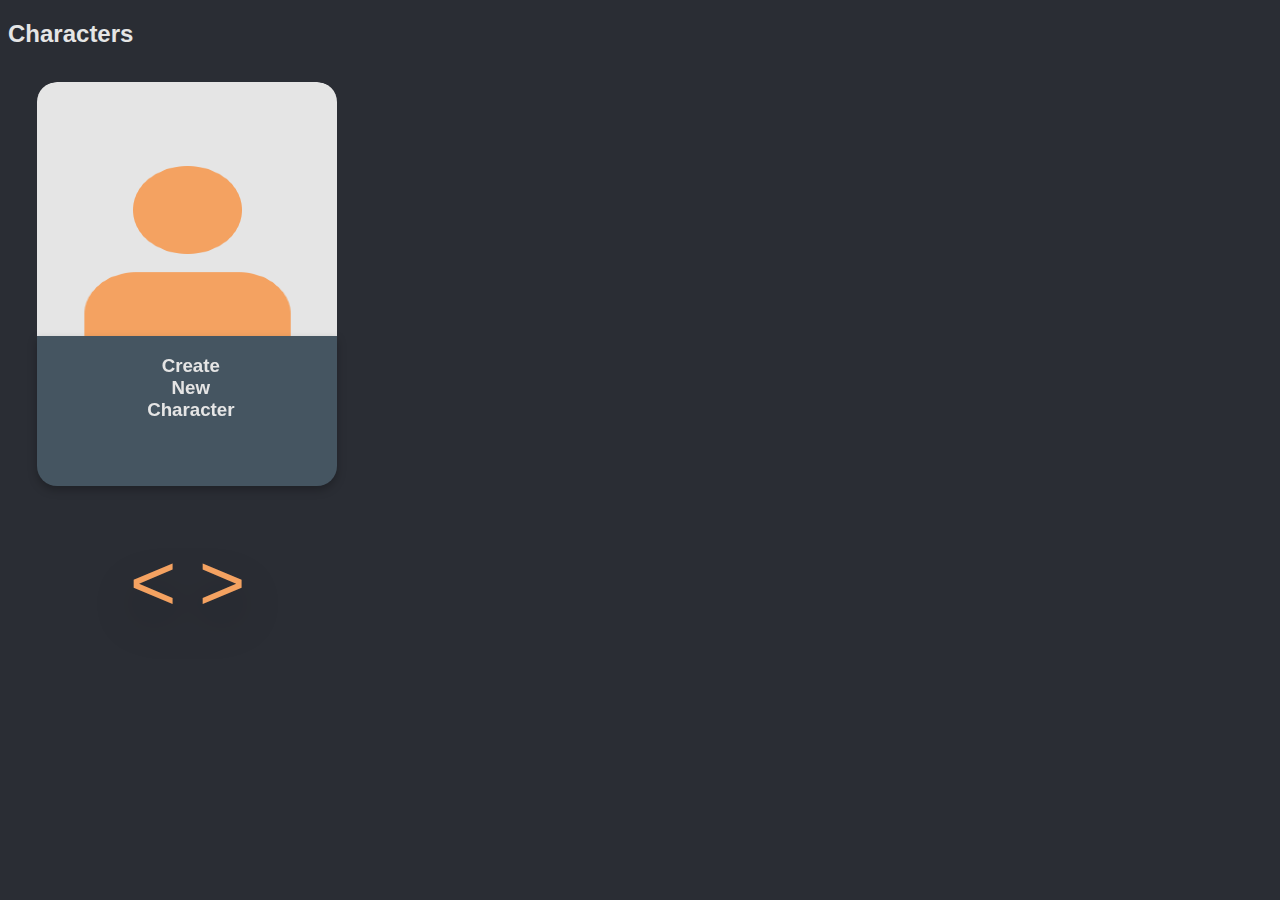
<file: index.html>
<!DOCTYPE html>
<html lang="en">
<head>
    <meta charset="UTF-8">
    <meta name="viewport" content="width=device-width, initial-scale=1.0">
    <title>DnD</title>

    <link rel="stylesheet" href="css/main.css">
</head>
<body>
    <div class="container">
        <a href="index.html" id="home"><h2>Characters</h2></a>

        <div class="characters">
            <img src="img/newCharacterIcon.png" id="newCharacterIcon">
        </div>

        <a href="create.html" id="characterLink" onclick="link()">
            <div class="characterInfo">
                <h3 id="characterHeading">Create <br> New <br> Character</h3>
            </div>
        </a>

        <div class="backNext">
            <p><span id="back" onclick="backCharacter()"><</span>   <span id="next" onclick="nextCharacter()">></span></p>
        </div>
    </div>


    <script src="js/main.js"></script>
</body>
</html>
</file>
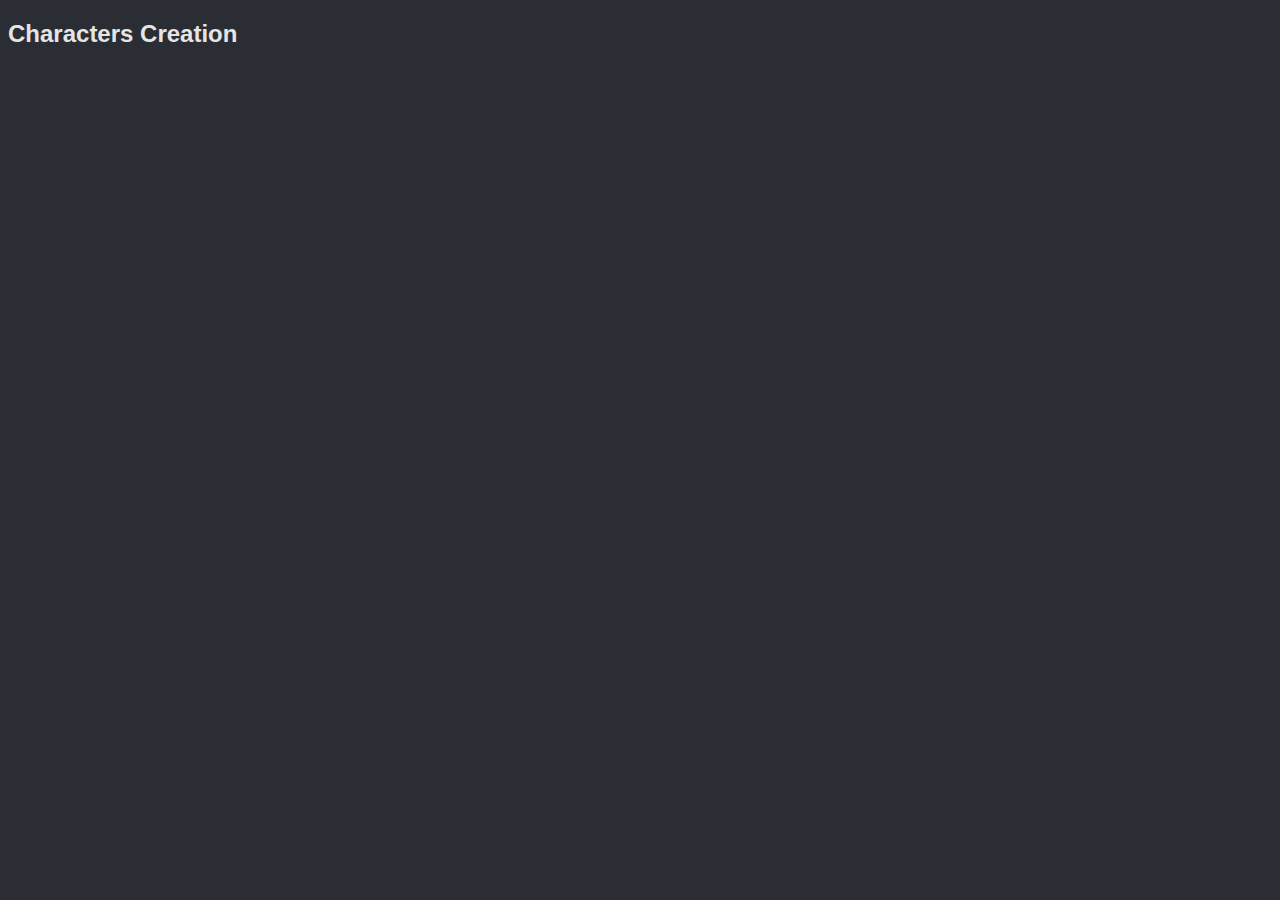
<file: create.html>
<!DOCTYPE html>
<html lang="en">
<head>
    <meta charset="UTF-8">
    <meta name="viewport" content="width=device-width, initial-scale=1.0">
    <title>DnD</title>

    <link rel="stylesheet" href="css/main.css">
</head>
<body>
    <div class="container">
        <a href="index.html" id="home"><h2>Characters Creation</h2></a>
    </div>


    <script src="js/main.js"></script>
</body>
</html>
</file>
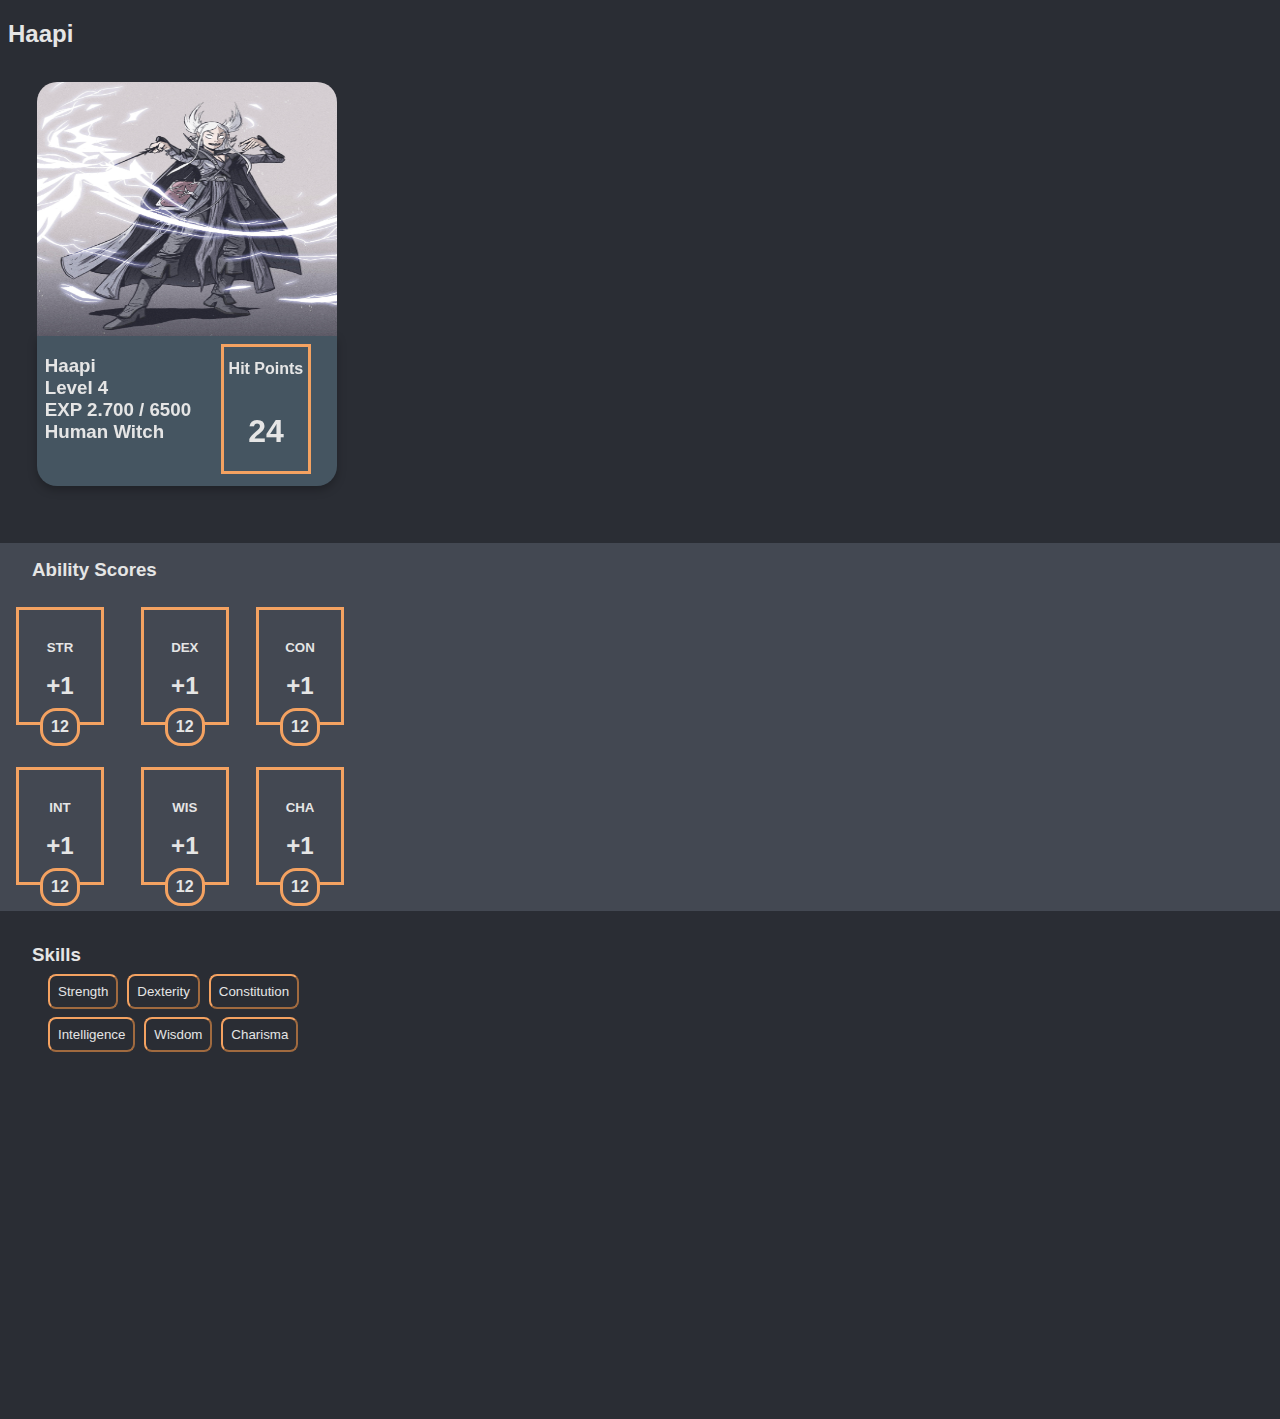
<file: haapi.html>
<!DOCTYPE html>
<html lang="en">
<head>
    <meta charset="UTF-8">
    <meta name="viewport" content="width=device-width, initial-scale=1.0">
    <title>DnD</title>

    <link rel="stylesheet" href="css/main.css">
</head>
<body>
    <div class="container">
        <a href="index.html" id="home"><h2>Haapi</h2></a>

        <div class="characters">
            <img src="img/haapi.jpg" id="newCharacterIcon">
        </div>

        <div class="characterInfoExtended">
            <h3 id="characterHeadingExtended">Haapi <br> Level 4 <br> EXP 2.700 / 6500 <br> Human Witch</h3>
            <div id="hitPoints">
                <h4 id="hitPointTitle">Hit Points</h4>
                <h1 id="hitPointTotal">24</h1>
            </div>
        </div>

        <section id="abilityScores">
            <h3 id="abilityScoresTitle">Ability Scores</h3>

            <div>
                <div id="statPlaceholder1">
                    <div id="strength">
                        <h5>STR</h5>
                        <h2>+1</h2>
                    </div>
                    <h4 id="strengthTotal">12</h4>
                </div>

                <div id="statPlaceholder2">
                    <div id="dexterity">
                        <h5>DEX</h5>
                        <h2>+1</h2>
                    </div>
                    <h4 id="dexterityTotal">12</h4>
                </div>

                <div id="statPlaceholder3">
                    <div id="constitution">
                        <h5>CON</h5>
                        <h2>+1</h2>
                    </div>
                    <h4 id="constitutionTotal">12</h4>
                </div>

                <div id="statPlaceholder4">
                    <div id="intelligence">
                        <h5>INT</h5>
                        <h2>+1</h2>
                    </div>
                    <h4 id="intelligenceTotal">12</h4>
                </div>

                <div id="statPlaceholder5">
                    <div id="wisdom">
                        <h5>WIS</h5>
                        <h2>+1</h2>
                    </div>
                    <h4 id="wisdomTotal">12</h4>
                </div>

                <div id="statPlaceholder6">
                    <div id="charisma">
                        <h5>CHA</h5>
                        <h2>+1</h2>
                    </div>
                    <h4 id="charismaTotal">12</h4>
                </div>
            </div>
        </section>

        <section id="skills">
            <h3 id="skillsTitle">Skills
            </h3>

            <div>
                <button class="skillBtn" id="strengthBtn" onclick="strength()">Strength</button>&nbsp;
                <button class="skillBtn" id="strengthBtn" onclick="dexterity()">Dexterity</button>&nbsp;
                <button class="skillBtn" id="strengthBtn" onclick="constitution()">Constitution</button>&nbsp; <br>
                <button class="skillBtn" id="strengthBtn" onclick="intelligence()">Intelligence</button>&nbsp;
                <button class="skillBtn" id="strengthBtn" onclick="wisdom()">Wisdom</button>&nbsp;
                <button class="skillBtn" id="strengthBtn" onclick="charisma()">Charisma</button>&nbsp;
            </div>

            <div id="skillList">

                <!-- Strength -->
                <div id="skillPlaceholder4">
                    <div id="athletics">
                        <h5>Athletics</h5>
                        <h2>+1</h2>
                    </div>
                    <h4 id="athleticsTotal">12</h4>
                </div>
                
                <!-- Dexterity -->
                <div id="skillPlaceholder1">
                    <div id="acrobatics">
                        <h5>Acrobatics</h5>
                        <h2>+1</h2>
                    </div>
                    <h4 id="acrobaticsTotal">12</h4>
                </div>

                <div id="skillPlaceholder16" >
                    <div id="sleight">
                        <h5>Sleight of Hand</h5>
                        <h2>+1</h2>
                    </div>
                    <h4 id="sleightTotal">12</h4>
                </div>

                <div id="skillPlaceholder17">
                    <div id="stealth">
                        <h5>Stealth</h5>
                        <h2>+1</h2>
                    </div>
                    <h4 id="stealthTotal">12</h4>
                </div>

                <div id="skillPlaceholder19">
                </div>

                <!-- Intelligence -->
                <div id="skillPlaceholder3">
                    <div id="arcana">
                        <h5>Arcana</h5>
                        <h2>+1</h2>
                    </div>
                    <h4 id="arcanaTotal">12</h4>
                </div>

                <div id="skillPlaceholder6">
                    <div id="history">
                        <h5>History</h5>
                        <h2>+1</h2>
                    </div>
                    <h4 id="historyTotal">12</h4>
                </div>

                <div id="skillPlaceholder9">
                    <div id="investigation">
                        <h5>Investigation</h5>
                        <h2>+1</h2>
                    </div>
                    <h4 id="investigationTotal">12</h4>
                </div>

                <div id="skillPlaceholder11">
                    <div id="nature">
                        <h5>Nature</h5>
                        <h2>+1</h2>
                    </div>
                    <h4 id="natureTotal">12</h4>
                </div>

                <div id="skillPlaceholder15">
                    <div id="religion">
                        <h5>Religion</h5>
                        <h2>+1</h2>
                    </div>
                    <h4 id="religionTotal">12</h4>
                </div>

                <!-- Wisdom -->
                <div id="skillPlaceholder2">
                    <div id="animal">
                        <h5>Animal<br>Handling</h5>
                        <h2>+1</h2>
                    </div>
                    <h4 id="animalTotal">12</h4>
                </div>

                <div id="skillPlaceholder7">
                    <div id="insight">
                        <h5>Insight</h5>
                        <h2>+1</h2>
                    </div>
                    <h4 id="insightTotal">12</h4>
                </div>

                <div id="skillPlaceholder10">
                    <div id="medicine">
                        <h5>Medicine</h5>
                        <h2>+1</h2>
                    </div>
                    <h4 id="medicineTotal">12</h4>
                </div>

                <div id="skillPlaceholder12">
                    <div id="perception">
                        <h5>Perception</h5>
                        <h2>+1</h2>
                    </div>
                    <h4 id="perceptionTotal">12</h4>
                </div>

                <div id="skillPlaceholder18">
                    <div id="survival">
                        <h5>Survival</h5>
                        <h2>+1</h2>
                    </div>
                    <h4 id="survivalTotal">12</h4>
                </div>

                <!-- Charisma -->
                <div id="skillPlaceholder5">
                    <div id="deception">
                        <h5>Deception</h5>
                        <h2>+1</h2>
                    </div>
                    <h4 id="deceptionTotal">12</h4>
                </div>

                <div id="skillPlaceholder8">
                    <div id="intimidation">
                        <h5>Intimidation</h5>
                        <h2>+1</h2>
                    </div>
                    <h4 id="intimidationTotal">12</h4>
                </div>

                <div id="skillPlaceholder13">
                    <div id="performance">
                        <h5>Performance</h5>
                        <h2>+1</h2>
                    </div>
                    <h4 id="performanceTotal">12</h4>
                </div>
        </section>
    </div>

<script src="js/main.js"></script>
</body>
</html>
</file>
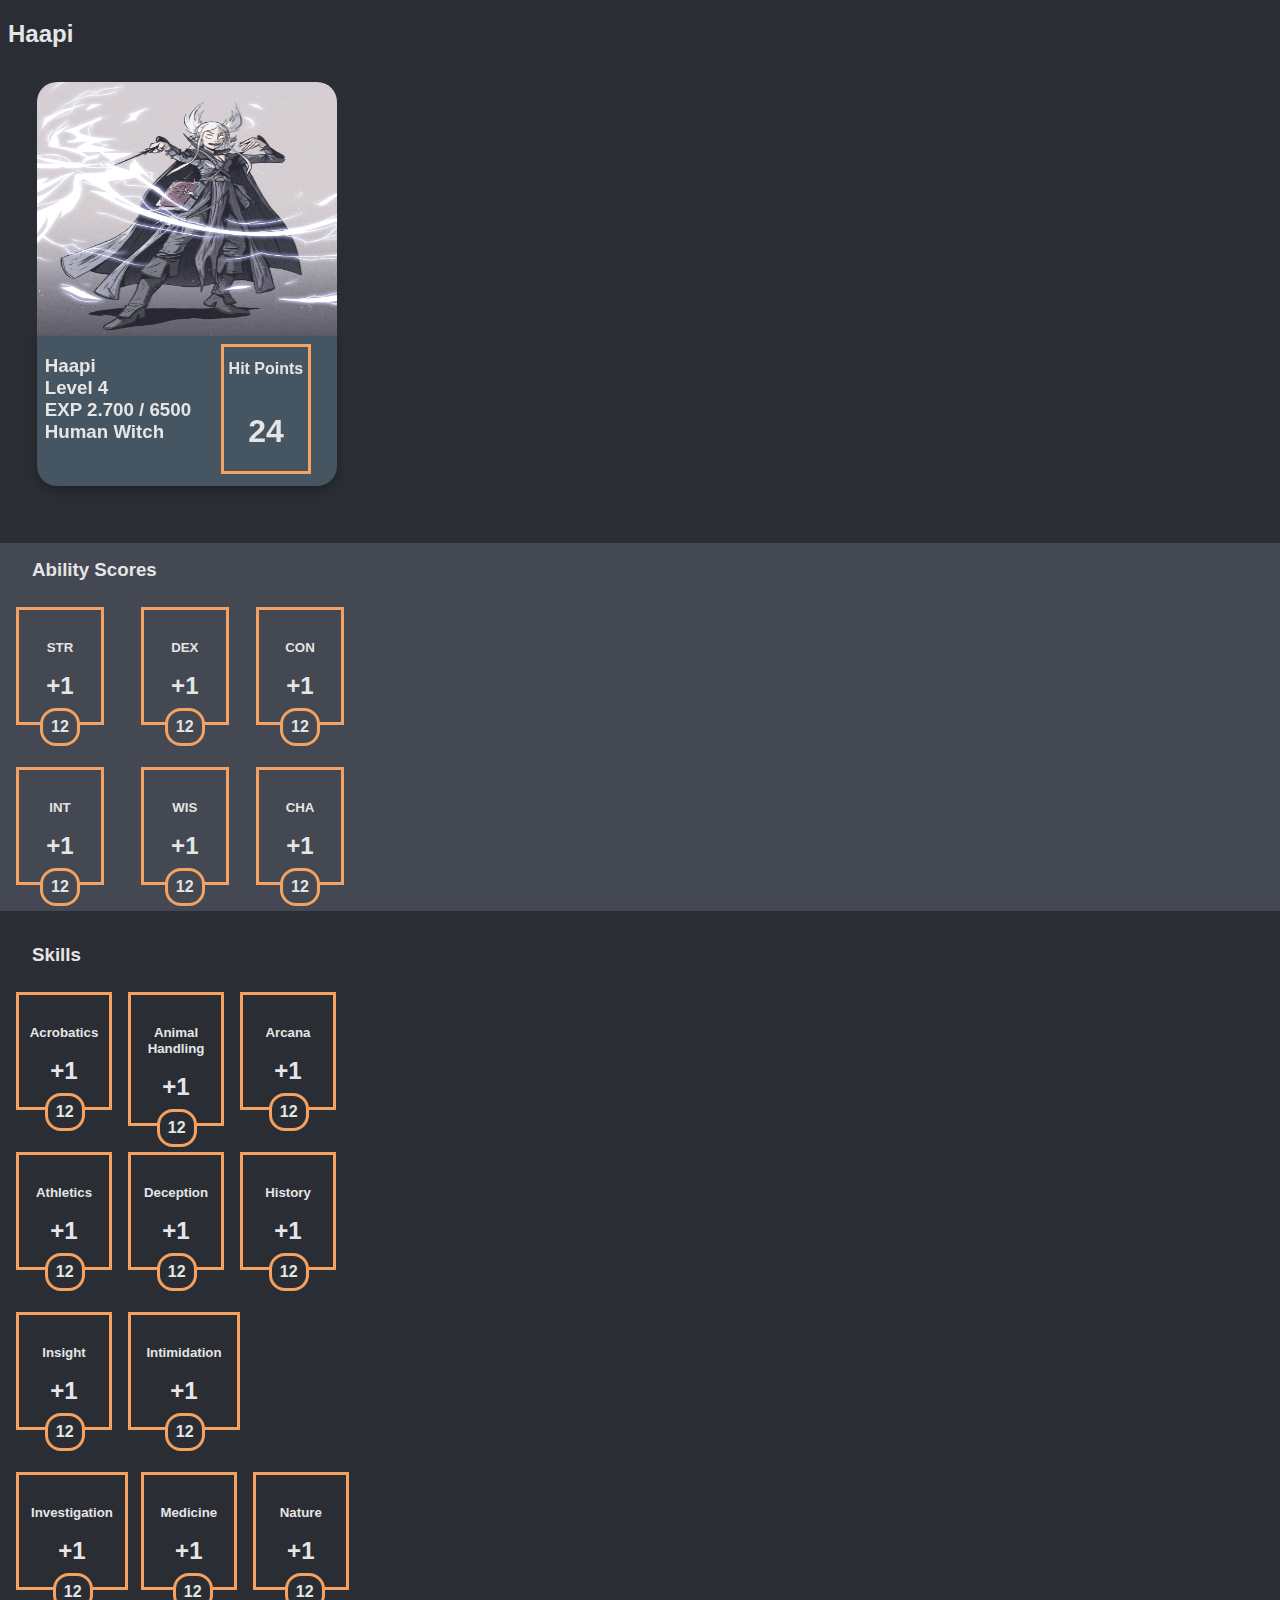
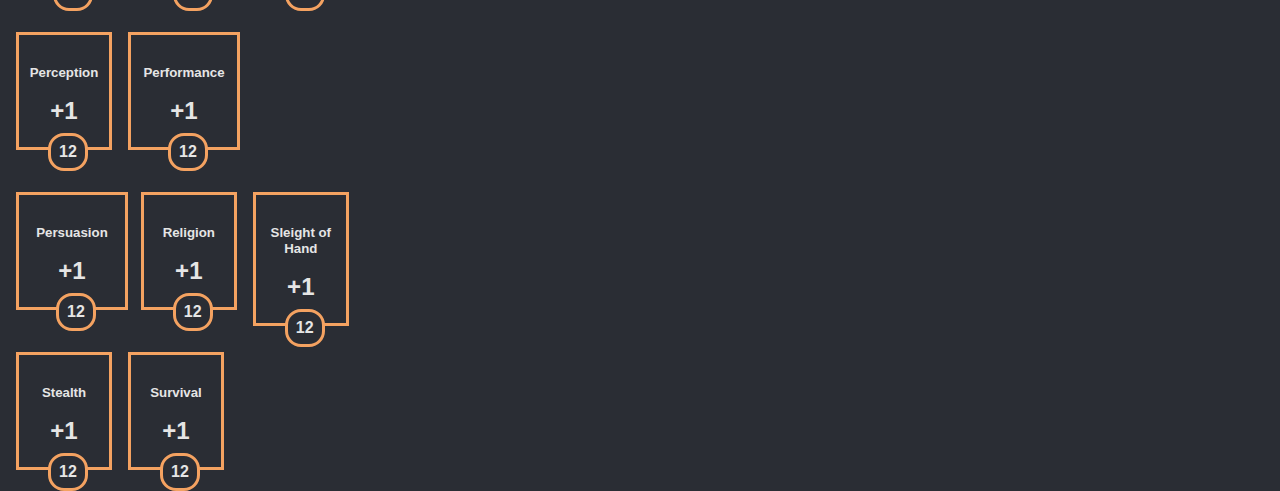
<file: code/haapi.html>
<!DOCTYPE html>
<html lang="en">
<head>
    <meta charset="UTF-8">
    <meta name="viewport" content="width=device-width, initial-scale=1.0">
    <title>DnD</title>

    <link rel="stylesheet" href="css/main.css">
</head>
<body>
    <div class="container">
        <a href="index.html" id="home"><h2>Haapi</h2></a>

        <div class="characters">
            <img src="img/haapi.jpg" id="newCharacterIcon">
        </div>

        <div class="characterInfoExtended">
            <h3 id="characterHeadingExtended">Haapi <br> Level 4 <br> EXP 2.700 / 6500 <br> Human Witch</h3>
            <div id="hitPoints">
                <h4 id="hitPointTitle">Hit Points</h4>
                <h1 id="hitPointTotal">24</h1>
            </div>
        </div>

        <section id="abilityScores">
            <h3 id="abilityScoresTitle">Ability Scores</h3>

            <div>
                <div id="statPlaceholder1">
                    <div id="strength">
                        <h5>STR</h5>
                        <h2>+1</h2>
                    </div>
                    <h4 id="strengthTotal">12</h4>
                </div>

                <div id="statPlaceholder2">
                    <div id="dexterity">
                        <h5>DEX</h5>
                        <h2>+1</h2>
                    </div>
                    <h4 id="dexterityTotal">12</h4>
                </div>

                <div id="statPlaceholder3">
                    <div id="constitution">
                        <h5>CON</h5>
                        <h2>+1</h2>
                    </div>
                    <h4 id="constitutionTotal">12</h4>
                </div>

                <div id="statPlaceholder4">
                    <div id="intelligence">
                        <h5>INT</h5>
                        <h2>+1</h2>
                    </div>
                    <h4 id="intelligenceTotal">12</h4>
                </div>

                <div id="statPlaceholder5">
                    <div id="wisdom">
                        <h5>WIS</h5>
                        <h2>+1</h2>
                    </div>
                    <h4 id="wisdomTotal">12</h4>
                </div>

                <div id="statPlaceholder6">
                    <div id="charisma">
                        <h5>CHA</h5>
                        <h2>+1</h2>
                    </div>
                    <h4 id="charismaTotal">12</h4>
                </div>
            </div>
        </section>

        <section id="skills">
            <h3 id="skillsTitle">Skills</h3>

            <div>
                <div id="skillPlaceholder1">
                    <div id="acrobatics">
                        <h5>Acrobatics</h5>
                        <h2>+1</h2>
                    </div>
                    <h4 id="acrobaticsTotal">12</h4>
                </div>

                <div id="skillPlaceholder2">
                    <div id="animal">
                        <h5>Animal<br>Handling</h5>
                        <h2>+1</h2>
                    </div>
                    <h4 id="animalTotal">12</h4>
                </div>

                <div id="skillPlaceholder3">
                    <div id="arcana">
                        <h5>Arcana</h5>
                        <h2>+1</h2>
                    </div>
                    <h4 id="arcanaTotal">12</h4>
                </div>

                <div id="skillPlaceholder4">
                    <div id="athletics">
                        <h5>Athletics</h5>
                        <h2>+1</h2>
                    </div>
                    <h4 id="athleticsTotal">12</h4>
                </div>

                <div id="skillPlaceholder5">
                    <div id="deception">
                        <h5>Deception</h5>
                        <h2>+1</h2>
                    </div>
                    <h4 id="deceptionTotal">12</h4>
                </div>

                <div id="skillPlaceholder6">
                    <div id="history">
                        <h5>History</h5>
                        <h2>+1</h2>
                    </div>
                    <h4 id="historyTotal">12</h4>
                </div>

                <div id="skillPlaceholder7">
                    <div id="insight">
                        <h5>Insight</h5>
                        <h2>+1</h2>
                    </div>
                    <h4 id="insightTotal">12</h4>
                </div>

                <div id="skillPlaceholder8">
                    <div id="intimidation">
                        <h5>Intimidation</h5>
                        <h2>+1</h2>
                    </div>
                    <h4 id="intimidationTotal">12</h4>
                </div>

                <div id="skillPlaceholder9">
                    <div id="investigation">
                        <h5>Investigation</h5>
                        <h2>+1</h2>
                    </div>
                    <h4 id="investigationTotal">12</h4>
                </div>

                <div id="skillPlaceholder10">
                    <div id="medicine">
                        <h5>Medicine</h5>
                        <h2>+1</h2>
                    </div>
                    <h4 id="medicineTotal">12</h4>
                </div>

                <div id="skillPlaceholder11">
                    <div id="nature">
                        <h5>Nature</h5>
                        <h2>+1</h2>
                    </div>
                    <h4 id="natureTotal">12</h4>
                </div>

                <div id="skillPlaceholder12">
                    <div id="perception">
                        <h5>Perception</h5>
                        <h2>+1</h2>
                    </div>
                    <h4 id="perceptionTotal">12</h4>
                </div>

                <div id="skillPlaceholder13">
                    <div id="performance">
                        <h5>Performance</h5>
                        <h2>+1</h2>
                    </div>
                    <h4 id="performanceTotal">12</h4>
                </div>

                <div id="skillPlaceholder14">
                    <div id="persuasion">
                        <h5>Persuasion</h5>
                        <h2>+1</h2>
                    </div>
                    <h4 id="persuasionTotal">12</h4>
                </div>

                <div id="skillPlaceholder15">
                    <div id="religion">
                        <h5>Religion</h5>
                        <h2>+1</h2>
                    </div>
                    <h4 id="religionTotal">12</h4>
                </div>

                <div id="skillPlaceholder16">
                    <div id="sleight">
                        <h5>Sleight of Hand</h5>
                        <h2>+1</h2>
                    </div>
                    <h4 id="sleightTotal">12</h4>
                </div>

                <div id="skillPlaceholder17">
                    <div id="stealth">
                        <h5>Stealth</h5>
                        <h2>+1</h2>
                    </div>
                    <h4 id="stealthTotal">12</h4>
                </div>

                <div id="skillPlaceholder18">
                    <div id="survival">
                        <h5>Survival</h5>
                        <h2>+1</h2>
                    </div>
                    <h4 id="survivalTotal">12</h4>
                </div>
            </div>
        </section>
    </div>


</body>
</html>
</file>
<file: css/main.css>
body {
    background-color: #2A2D34;
    font-family: 'Montserrat', sans-serif;
    color: #E5E5E5;
}

a{
    cursor: pointer;
    text-decoration: none;
    color: #E5E5E5;
}

#home:hover {
    color: #F4A261;
}

.characters {
    position: absolute;
    width: 300px;
    height: 400px;
    left: 2.3rem;
    top: 82px;

    border-radius: 20px 20px 0px 0px;
}

.characterInfo {
    position: absolute;
    width: 300px;
    height: 150px;
    top: 21rem;
    left: 2.3rem;
    background: #455561;
    border-radius: 0px 0px 20px 20px;
    filter: drop-shadow(0px 4px 4px rgba(0, 0, 0, 0.25));
}

.characterInfoExtended {
    position: absolute;
    width: 300px;
    height: 150px;
    top: 21rem;
    left: 2.3rem;
    background: #455561;
    border-radius: 0px 0px 20px 20px;
    filter: drop-shadow(0px 4px 4px rgba(0, 0, 0, 0.25));
}

.characterInfo:hover, #characterHeading:hover {
    background: #E5E5E5;
    color: #455561;
}

#characterHeading{
    padding-left: .5rem;
    text-align: center;
}

#newCharacterIcon {
    position: absolute;
    margin: 0px;
    top: 0;
    width: 300px;
    height: 256px;
    border-radius: 20px 20px 0px 0px;
}

.backNext {
    position: absolute;
    top: 35rem;
    left: 11rem;
    color: #F4A261;
    transform: scale(5);
    filter: drop-shadow(0px 4px 4px rgba(0, 0, 0, 0.25));
}

#back:hover {
    color: #E5E5E5;
    cursor: pointer;
}

#next:hover {
    color: #E5E5E5;
    cursor: pointer;
}

#characterHeadingExtended {
    padding-left: .5rem;
}

#hitPoints {
    position: absolute;
    top: .5rem;
    padding-top: .3rem;
    padding-left: .3rem;
    padding-right: .3rem;
    left: 11.5rem;
    border-style: solid;
    border-color: #F4A261;
}

#hitPointTitle {
    position: relative;
    top: -0.8rem;
}

#hitPointTotal {
    position: relative;
    text-align: center;
}

/* Ability Scores  Css */

#abilityScores {
    background-color: #434852;
    position: absolute;
    width: 100%;
    height: 23rem;
    left: 0;
    top: 543px;
}

#abilityScoresTitle {
    text-align: left;
    margin: 0;
    margin-top: 1rem;
    margin-left: 2rem;
}

#statPlaceholder1 {
    position: absolute;
    top: 4rem;
    left: 1rem;
    text-align: center;
    line-height: 1rem;
    width: 5.5rem;
}

#strength {
    border-style: solid;
    border-color: #F4A261;
    padding: .5rem;
}

#strengthTotal {
    position: absolute;
    left: 1.5rem;
    border-style: solid;
    padding: .5rem;
    top: 5rem;
    background-color: #434852;
    border-color: #F4A261;
    border-radius: 1rem;
}

#statPlaceholder2 {
    position: absolute;
    top: 4rem;
    left: 8.8rem;
    text-align: center;
    line-height: 1rem;
    width: 5.5rem;
}

#dexterity {
    border-style: solid;
    border-color: #F4A261;
    padding: .5rem;
}

#dexterityTotal {
    position: absolute;
    left: 1.5rem;
    border-style: solid;
    padding: .5rem;
    top: 5rem;
    background-color: #434852;
    border-color: #F4A261;
    border-radius: 1rem;
}

#statPlaceholder3 {
    position: absolute;
    top: 4rem;
    left: 16rem;
    text-align: center;
    line-height: 1rem;
    width: 5.5rem;
}

#constitution {
    border-style: solid;
    border-color: #F4A261;
    padding: .5rem;
}

#constitutionTotal {
    position: absolute;
    left: 1.5rem;
    border-style: solid;
    padding: .5rem;
    top: 5rem;
    background-color: #434852;
    border-color: #F4A261;
    border-radius: 1rem;
}

#statPlaceholder4 {
    position: absolute;
    top: 14rem;
    left: 1rem;
    text-align: center;
    line-height: 1rem;
    width: 5.5rem;
}

#intelligence {
    border-style: solid;
    border-color: #F4A261;
    padding: .5rem;
}

#intelligenceTotal {
    position: absolute;
    left: 1.5rem;
    border-style: solid;
    padding: .5rem;
    top: 5rem;
    background-color: #434852;
    border-color: #F4A261;
    border-radius: 1rem;
}

#statPlaceholder5 {
    position: absolute;
    top: 14rem;
    left: 8.8rem;
    text-align: center;
    line-height: 1rem;
    width: 5.5rem;
}

#wisdom {
    border-style: solid;
    border-color: #F4A261;
    padding: .5rem;
}

#wisdomTotal {
    position: absolute;
    left: 1.5rem;
    border-style: solid;
    padding: .5rem;
    top: 5rem;
    background-color: #434852;
    border-color: #F4A261;
    border-radius: 1rem;
}

#statPlaceholder6 {
    position: absolute;
    top: 14rem;
    left: 16rem;
    text-align: center;
    line-height: 1rem;
    width: 5.5rem;
}

#charisma {
    border-style: solid;
    border-color: #F4A261;
    padding: .5rem;
}

#charismaTotal {
    position: absolute;
    left: 1.5rem;
    border-style: solid;
    padding: .5rem;
    top: 5rem;
    background-color: #434852;
    border-color: #F4A261;
    border-radius: 1rem;
}

/* Skills Css */

#skills {
    position: absolute;
    width: 100%;
    height: 23rem;
    left: 0;
    top: 58rem;
}

#skillsTitle {
    text-align: left;
    margin: 0;
    margin-top: 1rem;
    margin-left: 2rem;
}

#skillList {
    visibility: hidden;
}

#skillPlaceholder1 {
    position: absolute;
    top: 10rem;
    left: 1rem;
    text-align: center;
    line-height: 1rem;
    width: 6rem;
    background-color: #434852;
}

#acrobatics {
    border-style: solid;
    border-color: #F4A261;
    padding: .5rem;
}

#acrobaticsTotal {
    position: absolute;
    left: 1.8rem;
    border-style: solid;
    padding: .5rem;
    top: 5rem;
    border-color: #F4A261;
    border-radius: 1rem;
    background-color: #434852;
}

#skillPlaceholder2 {
    position: absolute;
    top: 10rem;
    left: 1rem;
    text-align: center;
    line-height: 1rem;
    width: 6rem;
    background-color: #434852;
}

#animal {
    border-style: solid;
    border-color: #F4A261;
    padding: .5rem;
}

#animalTotal {
    position: absolute;
    left: 1.8rem;
    border-style: solid;
    padding: .5rem;
    top: 6rem;
    background-color: #434852;
    border-color: #F4A261;
    border-radius: 1rem;
}

#skillPlaceholder3 {
    position: absolute;
    top: 10rem;
    left: 1rem;
    text-align: center;
    line-height: 1rem;
    width: 6rem;
    background-color: #434852;
}

#arcana {
    border-style: solid;
    border-color: #F4A261;
    padding: .5rem;
}

#arcanaTotal {
    position: absolute;
    left: 1.8rem;
    border-style: solid;
    padding: .5rem;
    top: 5rem;
    background-color: #434852;
    border-color: #F4A261;
    border-radius: 1rem;
}

#skillPlaceholder4 {
    position: absolute;
    top: 10rem;
    left: 1rem;
    text-align: center;
    line-height: 1rem;
    width: 6rem;
    background-color: #434852;
}

#athletics {
    border-style: solid;
    border-color: #F4A261;
    padding: .5rem;
}

#athleticsTotal {
    position: absolute;
    left: 1.8rem;
    border-style: solid;
    padding: .5rem;
    top: 5rem;
    background-color: #434852;
    border-color: #F4A261;
    border-radius: 1rem;
}

#skillPlaceholder5 {
    position: absolute;
    top: 10rem;
    left: 1rem;
    text-align: center;
    line-height: 1rem;
    width: 6rem;
    background-color: #434852;
}

#deception {
    border-style: solid;
    border-color: #F4A261;
    padding: .5rem;
}

#deceptionTotal {
    position: absolute;
    left: 1.8rem;
    border-style: solid;
    padding: .5rem;
    top: 5rem;
    background-color: #434852;
    border-color: #F4A261;
    border-radius: 1rem;
}

#skillPlaceholder6 {
    position: absolute;
    top: 10rem;
    left: 8.8rem;
    text-align: center;
    line-height: 1rem;
    width: 6rem;
    background-color: #434852;
}

#history {
    border-style: solid;
    border-color: #F4A261;
    padding: .5rem;
}

#historyTotal {
    position: absolute;
    left: 1.8rem;
    border-style: solid;
    padding: .5rem;
    top: 5rem;
    background-color: #434852;
    border-color: #F4A261;
    border-radius: 1rem;
}

#skillPlaceholder7 {
    position: absolute;
    top: 10rem;
    left: 8.8rem;
    text-align: center;
    line-height: 1rem;
    width: 6rem;
    background-color: #434852;
}

#insight {
    border-style: solid;
    border-color: #F4A261;
    padding: .5rem;
}

#insightTotal {
    position: absolute;
    left: 1.8rem;
    border-style: solid;
    padding: .5rem;
    top: 5rem;
    background-color: #434852;
    border-color: #F4A261;
    border-radius: 1rem;
}

#skillPlaceholder8 {
    position: absolute;
    top: 10rem;
    left: 8.8rem;
    text-align: center;
    line-height: 1rem;
    width: 7rem;
    background-color: #434852;
}

#intimidation {
    border-style: solid;
    border-color: #F4A261;
    padding: .5rem;
}

#intimidationTotal {
    position: absolute;
    left: 2.3rem;
    border-style: solid;
    padding: .5rem;
    top: 5rem;
    background-color: #434852;
    border-color: #F4A261;
    border-radius: 1rem;
}

#skillPlaceholder9 {
    position: absolute;
    top: 20rem;
    left: 1rem;
    text-align: center;
    line-height: 1rem;
    width: 7rem;
    background-color: #434852;
}

#investigation {
    border-style: solid;
    border-color: #F4A261;
    padding: .5rem;
}

#investigationTotal {
    position: absolute;
    left: 2.3rem;
    border-style: solid;
    padding: .5rem;
    top: 5rem;
    background-color: #434852;
    border-color: #F4A261;
    border-radius: 1rem;
}

#skillPlaceholder10 {
    position: absolute;
    top: 10rem;
    left: 15.8rem;
    text-align: center;
    line-height: 1rem;
    width: 6rem;
    background-color: #434852;
}

#medicine {
    border-style: solid;
    border-color: #F4A261;
    padding: .5rem;
}

#medicineTotal {
    position: absolute;
    left: 2rem;
    border-style: solid;
    padding: .5rem;
    top: 5rem;
    background-color: #434852;
    border-color: #F4A261;
    border-radius: 1rem;
}

#skillPlaceholder11 {
    position: absolute;
    top: 20rem;
    left: 8.8rem;
    text-align: center;
    line-height: 1rem;
    width: 6rem;
    background-color: #434852;
}

#nature {
    border-style: solid;
    border-color: #F4A261;
    padding: .5rem;
}

#natureTotal {
    position: absolute;
    left: 2rem;
    border-style: solid;
    padding: .5rem;
    top: 5rem;
    background-color: #434852;
    border-color: #F4A261;
    border-radius: 1rem;
}

#skillPlaceholder12 {
    position: absolute;
    top: 22rem;
    left: 1rem;
    text-align: center;
    line-height: 1rem;
    width: 6rem;
    background-color: #434852;
}

#perception {
    border-style: solid;
    border-color: #F4A261;
    padding: .5rem;
}

#perceptionTotal {
    position: absolute;
    left: 2rem;
    border-style: solid;
    padding: .5rem;
    top: 5rem;
    background-color: #434852;
    border-color: #F4A261;
    border-radius: 1rem;
}

#skillPlaceholder13 {
    position: absolute;
    top: 20rem;
    left: 1rem;
    text-align: center;
    line-height: 1rem;
    width: 7rem;
    background-color: #434852;
}

#performance {
    border-style: solid;
    border-color: #F4A261;
    padding: .5rem;
}

#performanceTotal {
    position: absolute;
    left: 2.5rem;
    border-style: solid;
    padding: .5rem;
    top: 5rem;
    background-color: #434852;
    border-color: #F4A261;
    border-radius: 1rem;
}

#skillPlaceholder14 {
    position: absolute;
    top: 54rem;
    left: 1rem;
    text-align: center;
    line-height: 1rem;
    width: 7rem;
}

#persuasion {
    border-style: solid;
    border-color: #F4A261;
    padding: .5rem;
}

#persuasionTotal {
    position: absolute;
    left: 2.5rem;
    border-style: solid;
    padding: .5rem;
    top: 5rem;
    background-color: #2A2D34;
    border-color: #F4A261;
    border-radius: 1rem;
}

#skillPlaceholder15 {
    position: absolute;
    top: 20rem;
    left: 15.8rem;
    text-align: center;
    line-height: 1rem;
    width: 6rem;
    background-color: #434852;
}

#religion {
    border-style: solid;
    border-color: #F4A261;
    padding: .5rem;
}

#religionTotal {
    position: absolute;
    left: 2rem;
    border-style: solid;
    padding: .5rem;
    top: 5rem;
    background-color: #434852;
    border-color: #F4A261;
    border-radius: 1rem;
}

#skillPlaceholder16 {
    position: absolute;
    top: 10rem;
    left: 8.8rem;
    text-align: center;
    line-height: 1rem;
    width: 6rem;
    background-color: #434852;
}

#sleight {
    border-style: solid;
    border-color: #F4A261;
    padding: .5rem;
}

#sleightTotal {
    position: absolute;
    left: 2rem;
    border-style: solid;
    padding: .5rem;
    top: 6rem;
    background-color: #434852;
    border-color: #F4A261;
    border-radius: 1rem;
}

#skillPlaceholder17 {
    position: absolute;
    top: 10rem;
    left: 15.8rem;
    text-align: center;
    line-height: 1rem;
    width: 6rem;
    background-color: #434852;
}

#stealth {
    border-style: solid;
    border-color: #F4A261;
    padding: .5rem;
}

#stealthTotal {
    position: absolute;
    left: 2rem;
    border-style: solid;
    padding: .5rem;
    top: 5rem;
    background-color: #434852;
    border-color: #F4A261;
    border-radius: 1rem;
}

#skillPlaceholder18 {
    position: absolute;
    top: 22rem;
    left: 8.8rem;
    text-align: center;
    line-height: 1rem;
    width: 6rem;
    background-color: #434852;
}

#survival {
    border-style: solid;
    border-color: #F4A261;
    padding: .5rem;
}

#survivalTotal {
    position: absolute;
    left: 2rem;
    border-style: solid;
    padding: .5rem;
    top: 5rem;
    background-color: #434852;
    border-color: #F4A261;
    border-radius: 1rem;
}

.skillBtn {
    background: none;
    color: #E5E5E5;
    border-color: #F4A261;
    border-radius: .5rem;
    padding: .5rem;
    cursor: pointer;
    position: relative;
    top: .5rem;
    left: 3rem;
    margin-bottom: .5rem; 
}

.skillBtn:hover {
    border-color: #E5E5E5;
    color: #F4A261;
}
</file>
<file: code/css/main.css>
body {
    background-color: #2A2D34;
    font-family: 'Montserrat', sans-serif;
    color: #E5E5E5;
}

a{
    cursor: pointer;
    text-decoration: none;
    color: #E5E5E5;
}

#home:hover {
    color: #F4A261;
}

.characters {
    position: absolute;
    width: 300px;
    height: 400px;
    left: 2.3rem;
    top: 82px;

    border-radius: 20px 20px 0px 0px;
}

.characterInfo {
    position: absolute;
    width: 300px;
    height: 150px;
    top: 21rem;
    left: 2.3rem;
    background: #455561;
    border-radius: 0px 0px 20px 20px;
    filter: drop-shadow(0px 4px 4px rgba(0, 0, 0, 0.25));
}

.characterInfoExtended {
    position: absolute;
    width: 300px;
    height: 150px;
    top: 21rem;
    left: 2.3rem;
    background: #455561;
    border-radius: 0px 0px 20px 20px;
    filter: drop-shadow(0px 4px 4px rgba(0, 0, 0, 0.25));
}

.characterInfo:hover, #characterHeading:hover {
    background: #E5E5E5;
    color: #455561;
}

#characterHeading{
    padding-left: .5rem;
    text-align: center;
}

#newCharacterIcon {
    position: absolute;
    margin: 0px;
    top: 0;
    width: 300px;
    height: 256px;
    border-radius: 20px 20px 0px 0px;
}

.backNext {
    position: absolute;
    top: 35rem;
    left: 11rem;
    color: #F4A261;
    transform: scale(5);
    filter: drop-shadow(0px 4px 4px rgba(0, 0, 0, 0.25));
}

#back:hover {
    color: #E5E5E5;
    cursor: pointer;
}

#next:hover {
    color: #E5E5E5;
    cursor: pointer;
}

#characterHeadingExtended {
    padding-left: .5rem;
}

#hitPoints {
    position: absolute;
    top: .5rem;
    padding-top: .3rem;
    padding-left: .3rem;
    padding-right: .3rem;
    left: 11.5rem;
    border-style: solid;
    border-color: #F4A261;
}

#hitPointTitle {
    position: relative;
    top: -0.8rem;
}

#hitPointTotal {
    position: relative;
    text-align: center;
}

#abilityScores {
    background-color: #434852;
    position: absolute;
    width: 100%;
    height: 23rem;
    left: 0;
    top: 543px;
}

#abilityScoresTitle {
    text-align: left;
    margin: 0;
    margin-top: 1rem;
    margin-left: 2rem;
}

#statPlaceholder1 {
    position: absolute;
    top: 4rem;
    left: 1rem;
    text-align: center;
    line-height: 1rem;
    width: 5.5rem;
}

#strength {
    border-style: solid;
    border-color: #F4A261;
    padding: .5rem;
}

#strengthTotal {
    position: absolute;
    left: 1.5rem;
    border-style: solid;
    padding: .5rem;
    top: 5rem;
    background-color: #434852;
    border-color: #F4A261;
    border-radius: 1rem;
}

#statPlaceholder2 {
    position: absolute;
    top: 4rem;
    left: 8.8rem;
    text-align: center;
    line-height: 1rem;
    width: 5.5rem;
}

#dexterity {
    border-style: solid;
    border-color: #F4A261;
    padding: .5rem;
}

#dexterityTotal {
    position: absolute;
    left: 1.5rem;
    border-style: solid;
    padding: .5rem;
    top: 5rem;
    background-color: #434852;
    border-color: #F4A261;
    border-radius: 1rem;
}

#statPlaceholder3 {
    position: absolute;
    top: 4rem;
    left: 16rem;
    text-align: center;
    line-height: 1rem;
    width: 5.5rem;
}

#constitution {
    border-style: solid;
    border-color: #F4A261;
    padding: .5rem;
}

#constitutionTotal {
    position: absolute;
    left: 1.5rem;
    border-style: solid;
    padding: .5rem;
    top: 5rem;
    background-color: #434852;
    border-color: #F4A261;
    border-radius: 1rem;
}

#statPlaceholder4 {
    position: absolute;
    top: 14rem;
    left: 1rem;
    text-align: center;
    line-height: 1rem;
    width: 5.5rem;
}

#intelligence {
    border-style: solid;
    border-color: #F4A261;
    padding: .5rem;
}

#intelligenceTotal {
    position: absolute;
    left: 1.5rem;
    border-style: solid;
    padding: .5rem;
    top: 5rem;
    background-color: #434852;
    border-color: #F4A261;
    border-radius: 1rem;
}

#statPlaceholder5 {
    position: absolute;
    top: 14rem;
    left: 8.8rem;
    text-align: center;
    line-height: 1rem;
    width: 5.5rem;
}

#wisdom {
    border-style: solid;
    border-color: #F4A261;
    padding: .5rem;
}

#wisdomTotal {
    position: absolute;
    left: 1.5rem;
    border-style: solid;
    padding: .5rem;
    top: 5rem;
    background-color: #434852;
    border-color: #F4A261;
    border-radius: 1rem;
}

#statPlaceholder6 {
    position: absolute;
    top: 14rem;
    left: 16rem;
    text-align: center;
    line-height: 1rem;
    width: 5.5rem;
}

#charisma {
    border-style: solid;
    border-color: #F4A261;
    padding: .5rem;
}

#charismaTotal {
    position: absolute;
    left: 1.5rem;
    border-style: solid;
    padding: .5rem;
    top: 5rem;
    background-color: #434852;
    border-color: #F4A261;
    border-radius: 1rem;
}

#skills {
    position: absolute;
    width: 100%;
    height: 23rem;
    left: 0;
    top: 58rem;
}

#skillsTitle {
    text-align: left;
    margin: 0;
    margin-top: 1rem;
    margin-left: 2rem;
}

#skillPlaceholder1 {
    position: absolute;
    top: 4rem;
    left: 1rem;
    text-align: center;
    line-height: 1rem;
    width: 6rem;
}

#acrobatics {
    border-style: solid;
    border-color: #F4A261;
    padding: .5rem;
}

#acrobaticsTotal {
    position: absolute;
    left: 1.8rem;
    border-style: solid;
    padding: .5rem;
    top: 5rem;
    background-color: #2A2D34;
    border-color: #F4A261;
    border-radius: 1rem;
}

#skillPlaceholder2 {
    position: absolute;
    top: 4rem;
    left: 8rem;
    text-align: center;
    line-height: 1rem;
    width: 6rem;
}

#animal {
    border-style: solid;
    border-color: #F4A261;
    padding: .5rem;
}

#animalTotal {
    position: absolute;
    left: 1.8rem;
    border-style: solid;
    padding: .5rem;
    top: 6rem;
    background-color: #2A2D34;
    border-color: #F4A261;
    border-radius: 1rem;
}

#skillPlaceholder3 {
    position: absolute;
    top: 4rem;
    left: 15rem;
    text-align: center;
    line-height: 1rem;
    width: 6rem;
}

#arcana {
    border-style: solid;
    border-color: #F4A261;
    padding: .5rem;
}

#arcanaTotal {
    position: absolute;
    left: 1.8rem;
    border-style: solid;
    padding: .5rem;
    top: 5rem;
    background-color: #2A2D34;
    border-color: #F4A261;
    border-radius: 1rem;
}

#skillPlaceholder4 {
    position: absolute;
    top: 14rem;
    left: 1rem;
    text-align: center;
    line-height: 1rem;
    width: 6rem;
}

#athletics {
    border-style: solid;
    border-color: #F4A261;
    padding: .5rem;
}

#athleticsTotal {
    position: absolute;
    left: 1.8rem;
    border-style: solid;
    padding: .5rem;
    top: 5rem;
    background-color: #2A2D34;
    border-color: #F4A261;
    border-radius: 1rem;
}

#skillPlaceholder5 {
    position: absolute;
    top: 14rem;
    left: 8rem;
    text-align: center;
    line-height: 1rem;
    width: 6rem;
}

#deception {
    border-style: solid;
    border-color: #F4A261;
    padding: .5rem;
}

#deceptionTotal {
    position: absolute;
    left: 1.8rem;
    border-style: solid;
    padding: .5rem;
    top: 5rem;
    background-color: #2A2D34;
    border-color: #F4A261;
    border-radius: 1rem;
}

#skillPlaceholder6 {
    position: absolute;
    top: 14rem;
    left: 15rem;
    text-align: center;
    line-height: 1rem;
    width: 6rem;
}

#history {
    border-style: solid;
    border-color: #F4A261;
    padding: .5rem;
}

#historyTotal {
    position: absolute;
    left: 1.8rem;
    border-style: solid;
    padding: .5rem;
    top: 5rem;
    background-color: #2A2D34;
    border-color: #F4A261;
    border-radius: 1rem;
}

#skillPlaceholder7 {
    position: absolute;
    top: 24rem;
    left: 1rem;
    text-align: center;
    line-height: 1rem;
    width: 6rem;
}

#insight {
    border-style: solid;
    border-color: #F4A261;
    padding: .5rem;
}

#insightTotal {
    position: absolute;
    left: 1.8rem;
    border-style: solid;
    padding: .5rem;
    top: 5rem;
    background-color: #2A2D34;
    border-color: #F4A261;
    border-radius: 1rem;
}

#skillPlaceholder8 {
    position: absolute;
    top: 24rem;
    left: 8rem;
    text-align: center;
    line-height: 1rem;
    width: 7rem;
}

#intimidation {
    border-style: solid;
    border-color: #F4A261;
    padding: .5rem;
}

#intimidationTotal {
    position: absolute;
    left: 2.3rem;
    border-style: solid;
    padding: .5rem;
    top: 5rem;
    background-color: #2A2D34;
    border-color: #F4A261;
    border-radius: 1rem;
}

#skillPlaceholder9 {
    position: absolute;
    top: 34rem;
    left: 1rem;
    text-align: center;
    line-height: 1rem;
    width: 7rem;
}

#investigation {
    border-style: solid;
    border-color: #F4A261;
    padding: .5rem;
}

#investigationTotal {
    position: absolute;
    left: 2.3rem;
    border-style: solid;
    padding: .5rem;
    top: 5rem;
    background-color: #2A2D34;
    border-color: #F4A261;
    border-radius: 1rem;
}

#skillPlaceholder10 {
    position: absolute;
    top: 34rem;
    left: 8.8rem;
    text-align: center;
    line-height: 1rem;
    width: 6rem;
}

#medicine {
    border-style: solid;
    border-color: #F4A261;
    padding: .5rem;
}

#medicineTotal {
    position: absolute;
    left: 2rem;
    border-style: solid;
    padding: .5rem;
    top: 5rem;
    background-color: #2A2D34;
    border-color: #F4A261;
    border-radius: 1rem;
}

#skillPlaceholder11 {
    position: absolute;
    top: 34rem;
    left: 15.8rem;
    text-align: center;
    line-height: 1rem;
    width: 6rem;
}

#nature {
    border-style: solid;
    border-color: #F4A261;
    padding: .5rem;
}

#natureTotal {
    position: absolute;
    left: 2rem;
    border-style: solid;
    padding: .5rem;
    top: 5rem;
    background-color: #2A2D34;
    border-color: #F4A261;
    border-radius: 1rem;
}

#skillPlaceholder12 {
    position: absolute;
    top: 44rem;
    left: 1rem;
    text-align: center;
    line-height: 1rem;
    width: 6rem;
}

#perception {
    border-style: solid;
    border-color: #F4A261;
    padding: .5rem;
}

#perceptionTotal {
    position: absolute;
    left: 2rem;
    border-style: solid;
    padding: .5rem;
    top: 5rem;
    background-color: #2A2D34;
    border-color: #F4A261;
    border-radius: 1rem;
}

#skillPlaceholder13 {
    position: absolute;
    top: 44rem;
    left: 8rem;
    text-align: center;
    line-height: 1rem;
    width: 7rem;
}

#performance {
    border-style: solid;
    border-color: #F4A261;
    padding: .5rem;
}

#performanceTotal {
    position: absolute;
    left: 2.5rem;
    border-style: solid;
    padding: .5rem;
    top: 5rem;
    background-color: #2A2D34;
    border-color: #F4A261;
    border-radius: 1rem;
}

#skillPlaceholder14 {
    position: absolute;
    top: 54rem;
    left: 1rem;
    text-align: center;
    line-height: 1rem;
    width: 7rem;
}

#persuasion {
    border-style: solid;
    border-color: #F4A261;
    padding: .5rem;
}

#persuasionTotal {
    position: absolute;
    left: 2.5rem;
    border-style: solid;
    padding: .5rem;
    top: 5rem;
    background-color: #2A2D34;
    border-color: #F4A261;
    border-radius: 1rem;
}

#skillPlaceholder15 {
    position: absolute;
    top: 54rem;
    left: 8.8rem;
    text-align: center;
    line-height: 1rem;
    width: 6rem;
}

#religion {
    border-style: solid;
    border-color: #F4A261;
    padding: .5rem;
}

#religionTotal {
    position: absolute;
    left: 2rem;
    border-style: solid;
    padding: .5rem;
    top: 5rem;
    background-color: #2A2D34;
    border-color: #F4A261;
    border-radius: 1rem;
}

#skillPlaceholder16 {
    position: absolute;
    top: 54rem;
    left: 15.8rem;
    text-align: center;
    line-height: 1rem;
    width: 6rem;
}

#sleight {
    border-style: solid;
    border-color: #F4A261;
    padding: .5rem;
}

#sleightTotal {
    position: absolute;
    left: 2rem;
    border-style: solid;
    padding: .5rem;
    top: 6rem;
    background-color: #2A2D34;
    border-color: #F4A261;
    border-radius: 1rem;
}

#skillPlaceholder17 {
    position: absolute;
    top: 64rem;
    left: 1rem;
    text-align: center;
    line-height: 1rem;
    width: 6rem;
}

#stealth {
    border-style: solid;
    border-color: #F4A261;
    padding: .5rem;
}

#stealthTotal {
    position: absolute;
    left: 2rem;
    border-style: solid;
    padding: .5rem;
    top: 5rem;
    background-color: #2A2D34;
    border-color: #F4A261;
    border-radius: 1rem;
}

#skillPlaceholder18 {
    position: absolute;
    top: 64rem;
    left: 8rem;
    text-align: center;
    line-height: 1rem;
    width: 6rem;
}

#survival {
    border-style: solid;
    border-color: #F4A261;
    padding: .5rem;
}

#survivalTotal {
    position: absolute;
    left: 2rem;
    border-style: solid;
    padding: .5rem;
    top: 5rem;
    background-color: #2A2D34;
    border-color: #F4A261;
    border-radius: 1rem;
}
</file>
